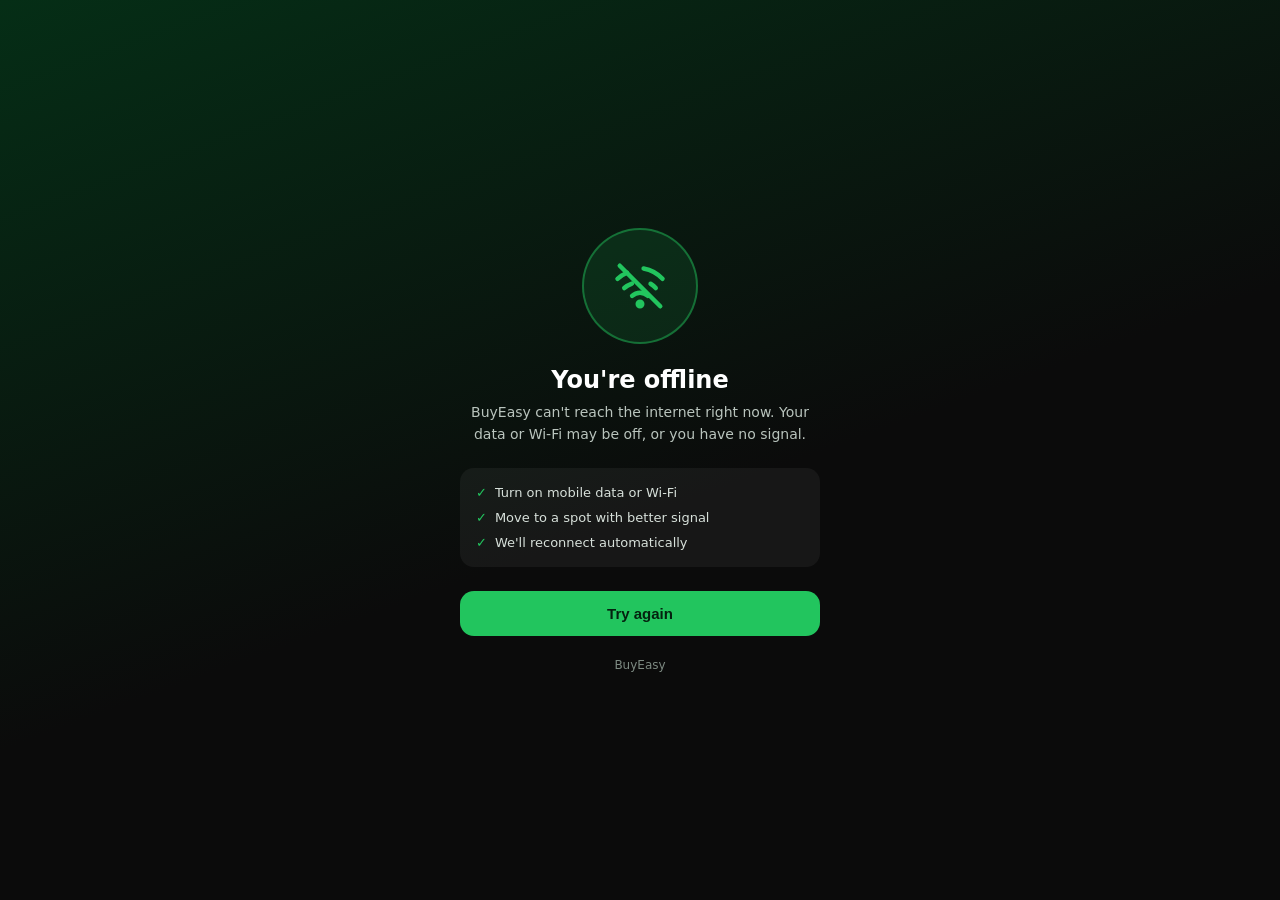
<file: offline.html>
<!DOCTYPE html>
<html lang="en">
<head>
<meta charset="utf-8"><meta name="viewport" content="width=device-width,initial-scale=1">
<title>BuyEasy — You're offline</title>
<meta name="theme-color" content="#22c55e"><link rel="icon" href="icon-192.png">
<style>
*{box-sizing:border-box}body{margin:0;min-height:100vh;display:grid;place-items:center;padding:28px;background:linear-gradient(160deg,#052e16 0%,#0b0b0b 55%);color:#fff;font-family:Inter,system-ui,sans-serif;text-align:center}
.c{max-width:360px;width:100%}.ring{width:116px;height:116px;margin:0 auto 22px;border-radius:50%;display:grid;place-items:center;background:rgba(34,197,94,.12);border:2px solid rgba(34,197,94,.45);animation:p 2.2s infinite}
@keyframes p{0%{box-shadow:0 0 0 0 rgba(34,197,94,.45)}70%{box-shadow:0 0 0 26px rgba(34,197,94,0)}100%{box-shadow:0 0 0 0 rgba(34,197,94,0)}}
h1{font-size:24px;margin:0 0 8px;font-weight:900}p{margin:0 0 22px;color:#b9c4bd;font-size:14px;line-height:1.55}
ul{list-style:none;margin:0 0 24px;padding:12px 16px;text-align:left;background:rgba(255,255,255,.05);border-radius:14px;font-size:13px;color:#d7e0da}li{padding:5px 0}li:before{content:"✓";color:#22c55e;font-weight:900;margin-right:8px}
button{width:100%;padding:14px;border:0;border-radius:14px;background:#22c55e;color:#04210f;font-weight:900;font-size:15px;cursor:pointer}.b{margin-top:22px;font-size:12px;color:#7d8a82}
</style></head>
<body><div class="c"><div class="ring"><svg width="54" height="54" viewBox="0 0 24 24" fill="none" stroke="#22c55e" stroke-width="2" stroke-linecap="round" stroke-linejoin="round"><path d="M2 8.8a15 15 0 0 1 4.2-2.7M22 8.8a15 15 0 0 0-8.4-4.6M5 12.9a10 10 0 0 1 3.4-2M19 12.9a10 10 0 0 0-2.3-1.9M8.5 16.4a5 5 0 0 1 7 0"/><circle cx="12" cy="20" r="1" fill="#22c55e"/><path d="M3 3l18 18"/></svg></div>
<h1>You're offline</h1><p>BuyEasy can't reach the internet right now. Your data or Wi-Fi may be off, or you have no signal.</p>
<ul><li>Turn on mobile data or Wi-Fi</li><li>Move to a spot with better signal</li><li>We'll reconnect automatically</li></ul>
<button id="r" type="button">Try again</button><div class="b">BuyEasy</div></div>
<script>
document.getElementById('r').onclick=function(){location.href='index.html';};
window.addEventListener('online',function(){location.href='index.html';});
setInterval(function(){if(navigator.onLine){fetch('manifest.json?p='+Date.now(),{cache:'no-store'}).then(function(){location.href='index.html';}).catch(function(){});}},6000);
</script></body></html>
</file>
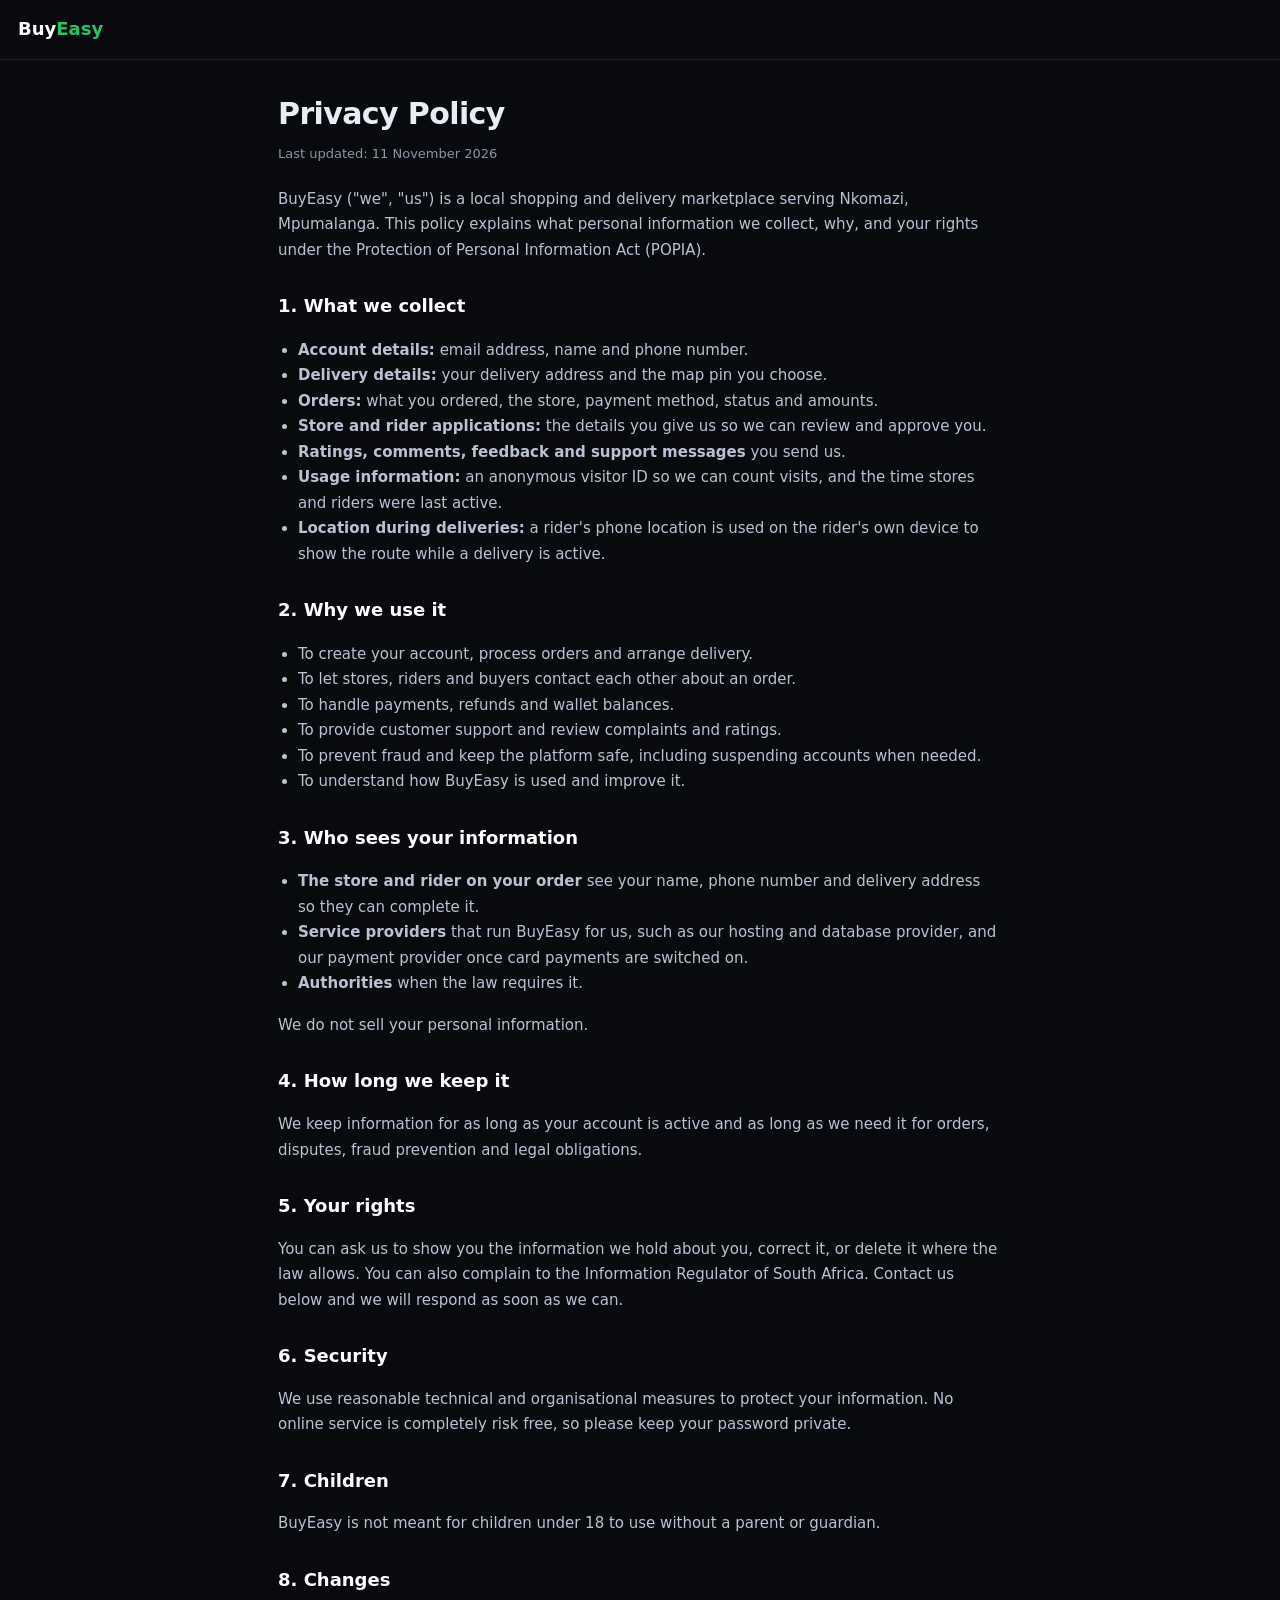
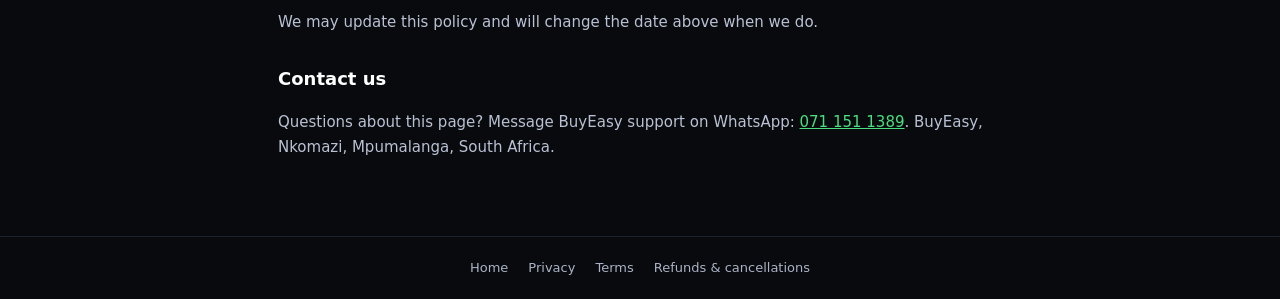
<file: privacy.html>
<!DOCTYPE html>
<html lang="en"><head><meta charset="utf-8"><meta name="viewport" content="width=device-width,initial-scale=1">
<title>Privacy Policy | BuyEasy</title><meta name="description" content="How BuyEasy collects, uses and protects your personal information."><meta name="robots" content="index,follow">
<meta name="theme-color" content="#22c55e"><link rel="icon" href="icon-192.png"><link rel="manifest" href="manifest.json">
<style>
*{box-sizing:border-box}body{margin:0;background:#080a0e;color:#e8ecf4;font-family:Inter,system-ui,sans-serif;line-height:1.7}
header{border-bottom:1px solid #1e2331;padding:14px 18px}header a{color:#fff;text-decoration:none;font-weight:900;font-size:18px}header span{color:#22c55e}
main{max-width:760px;margin:0 auto;padding:28px 18px 60px}h1{font-size:30px;margin:0 0 4px;letter-spacing:-.6px}h2{font-size:18px;margin:28px 0 8px;color:#fff}
p,li{color:#b9c1d3;font-size:15px}ul{padding-left:20px}a{color:#4ade80}.up{color:#8b93a7;font-size:13px;margin-bottom:22px}
footer{border-top:1px solid #1e2331;padding:20px 18px;text-align:center;font-size:13px;color:#8b93a7}footer a{margin:0 10px;color:#aab3c5;text-decoration:none}
</style></head><body>
<header><a href="index.html">Buy<span>Easy</span></a></header>
<main><h1>Privacy Policy</h1><div class="up">Last updated: 11 November 2026</div>
<p>BuyEasy ("we", "us") is a local shopping and delivery marketplace serving Nkomazi, Mpumalanga. This policy explains what personal information we collect, why, and your rights under the Protection of Personal Information Act (POPIA).</p>
<h2>1. What we collect</h2><ul>
<li><b>Account details:</b> email address, name and phone number.</li>
<li><b>Delivery details:</b> your delivery address and the map pin you choose.</li>
<li><b>Orders:</b> what you ordered, the store, payment method, status and amounts.</li>
<li><b>Store and rider applications:</b> the details you give us so we can review and approve you.</li>
<li><b>Ratings, comments, feedback and support messages</b> you send us.</li>
<li><b>Usage information:</b> an anonymous visitor ID so we can count visits, and the time stores and riders were last active.</li>
<li><b>Location during deliveries:</b> a rider's phone location is used on the rider's own device to show the route while a delivery is active.</li></ul>
<h2>2. Why we use it</h2><ul><li>To create your account, process orders and arrange delivery.</li><li>To let stores, riders and buyers contact each other about an order.</li>
<li>To handle payments, refunds and wallet balances.</li><li>To provide customer support and review complaints and ratings.</li>
<li>To prevent fraud and keep the platform safe, including suspending accounts when needed.</li><li>To understand how BuyEasy is used and improve it.</li></ul>
<h2>3. Who sees your information</h2><ul>
<li><b>The store and rider on your order</b> see your name, phone number and delivery address so they can complete it.</li>
<li><b>Service providers</b> that run BuyEasy for us, such as our hosting and database provider, and our payment provider once card payments are switched on.</li>
<li><b>Authorities</b> when the law requires it.</li></ul><p>We do not sell your personal information.</p>
<h2>4. How long we keep it</h2><p>We keep information for as long as your account is active and as long as we need it for orders, disputes, fraud prevention and legal obligations.</p>
<h2>5. Your rights</h2><p>You can ask us to show you the information we hold about you, correct it, or delete it where the law allows. You can also complain to the Information Regulator of South Africa. Contact us below and we will respond as soon as we can.</p>
<h2>6. Security</h2><p>We use reasonable technical and organisational measures to protect your information. No online service is completely risk free, so please keep your password private.</p>
<h2>7. Children</h2><p>BuyEasy is not meant for children under 18 to use without a parent or guardian.</p>
<h2>8. Changes</h2><p>We may update this policy and will change the date above when we do.</p>
<h2>Contact us</h2><p>Questions about this page? Message BuyEasy support on WhatsApp: <a href="https://wa.me/27711511389">071 151 1389</a>. BuyEasy, Nkomazi, Mpumalanga, South Africa.</p></main>
<footer><a href="index.html">Home</a><a href="privacy.html">Privacy</a><a href="terms.html">Terms</a><a href="refunds.html">Refunds &amp; cancellations</a></footer>
</body></html>
</file>
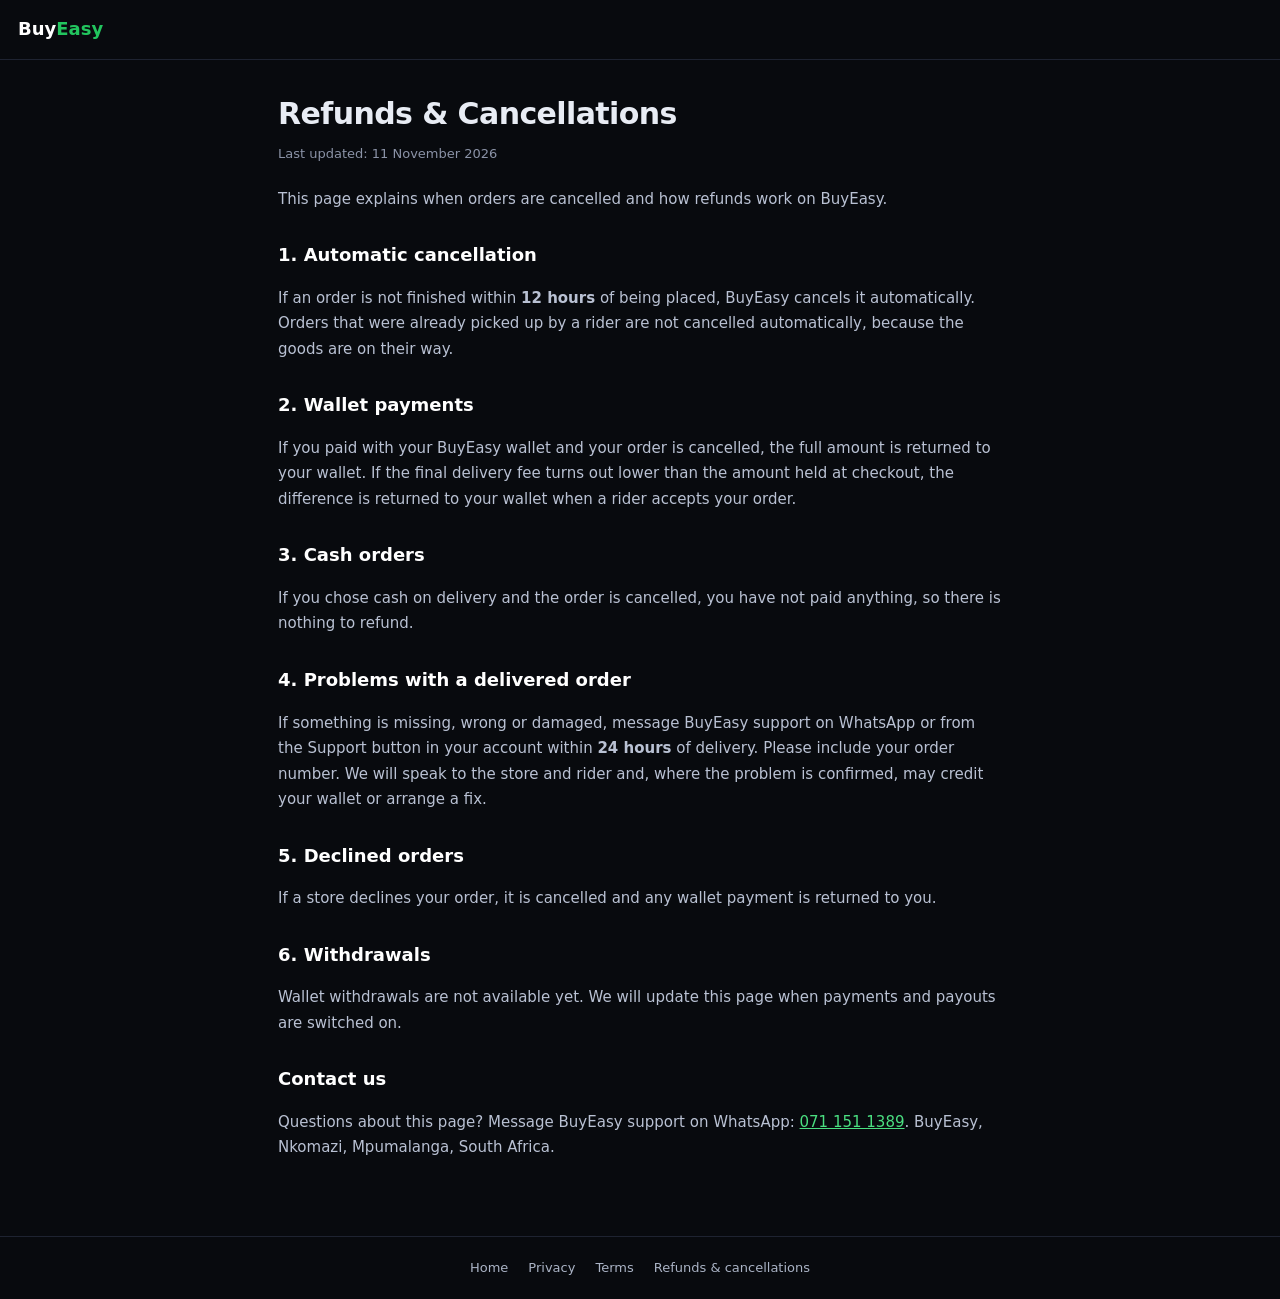
<file: refunds.html>
<!DOCTYPE html>
<html lang="en"><head><meta charset="utf-8"><meta name="viewport" content="width=device-width,initial-scale=1">
<title>Refunds & Cancellations | BuyEasy</title><meta name="description" content="How cancellations and refunds work on BuyEasy."><meta name="robots" content="index,follow">
<meta name="theme-color" content="#22c55e"><link rel="icon" href="icon-192.png"><link rel="manifest" href="manifest.json">
<style>
*{box-sizing:border-box}body{margin:0;background:#080a0e;color:#e8ecf4;font-family:Inter,system-ui,sans-serif;line-height:1.7}
header{border-bottom:1px solid #1e2331;padding:14px 18px}header a{color:#fff;text-decoration:none;font-weight:900;font-size:18px}header span{color:#22c55e}
main{max-width:760px;margin:0 auto;padding:28px 18px 60px}h1{font-size:30px;margin:0 0 4px;letter-spacing:-.6px}h2{font-size:18px;margin:28px 0 8px;color:#fff}
p,li{color:#b9c1d3;font-size:15px}ul{padding-left:20px}a{color:#4ade80}.up{color:#8b93a7;font-size:13px;margin-bottom:22px}
footer{border-top:1px solid #1e2331;padding:20px 18px;text-align:center;font-size:13px;color:#8b93a7}footer a{margin:0 10px;color:#aab3c5;text-decoration:none}
</style></head><body>
<header><a href="index.html">Buy<span>Easy</span></a></header>
<main><h1>Refunds & Cancellations</h1><div class="up">Last updated: 11 November 2026</div>
<p>This page explains when orders are cancelled and how refunds work on BuyEasy.</p>
<h2>1. Automatic cancellation</h2><p>If an order is not finished within <b>12 hours</b> of being placed, BuyEasy cancels it automatically. Orders that were already picked up by a rider are not cancelled automatically, because the goods are on their way.</p>
<h2>2. Wallet payments</h2><p>If you paid with your BuyEasy wallet and your order is cancelled, the full amount is returned to your wallet. If the final delivery fee turns out lower than the amount held at checkout, the difference is returned to your wallet when a rider accepts your order.</p>
<h2>3. Cash orders</h2><p>If you chose cash on delivery and the order is cancelled, you have not paid anything, so there is nothing to refund.</p>
<h2>4. Problems with a delivered order</h2><p>If something is missing, wrong or damaged, message BuyEasy support on WhatsApp or from the Support button in your account within <b>24 hours</b> of delivery. Please include your order number. We will speak to the store and rider and, where the problem is confirmed, may credit your wallet or arrange a fix.</p>
<h2>5. Declined orders</h2><p>If a store declines your order, it is cancelled and any wallet payment is returned to you.</p>
<h2>6. Withdrawals</h2><p>Wallet withdrawals are not available yet. We will update this page when payments and payouts are switched on.</p>
<h2>Contact us</h2><p>Questions about this page? Message BuyEasy support on WhatsApp: <a href="https://wa.me/27711511389">071 151 1389</a>. BuyEasy, Nkomazi, Mpumalanga, South Africa.</p></main>
<footer><a href="index.html">Home</a><a href="privacy.html">Privacy</a><a href="terms.html">Terms</a><a href="refunds.html">Refunds &amp; cancellations</a></footer>
</body></html>
</file>
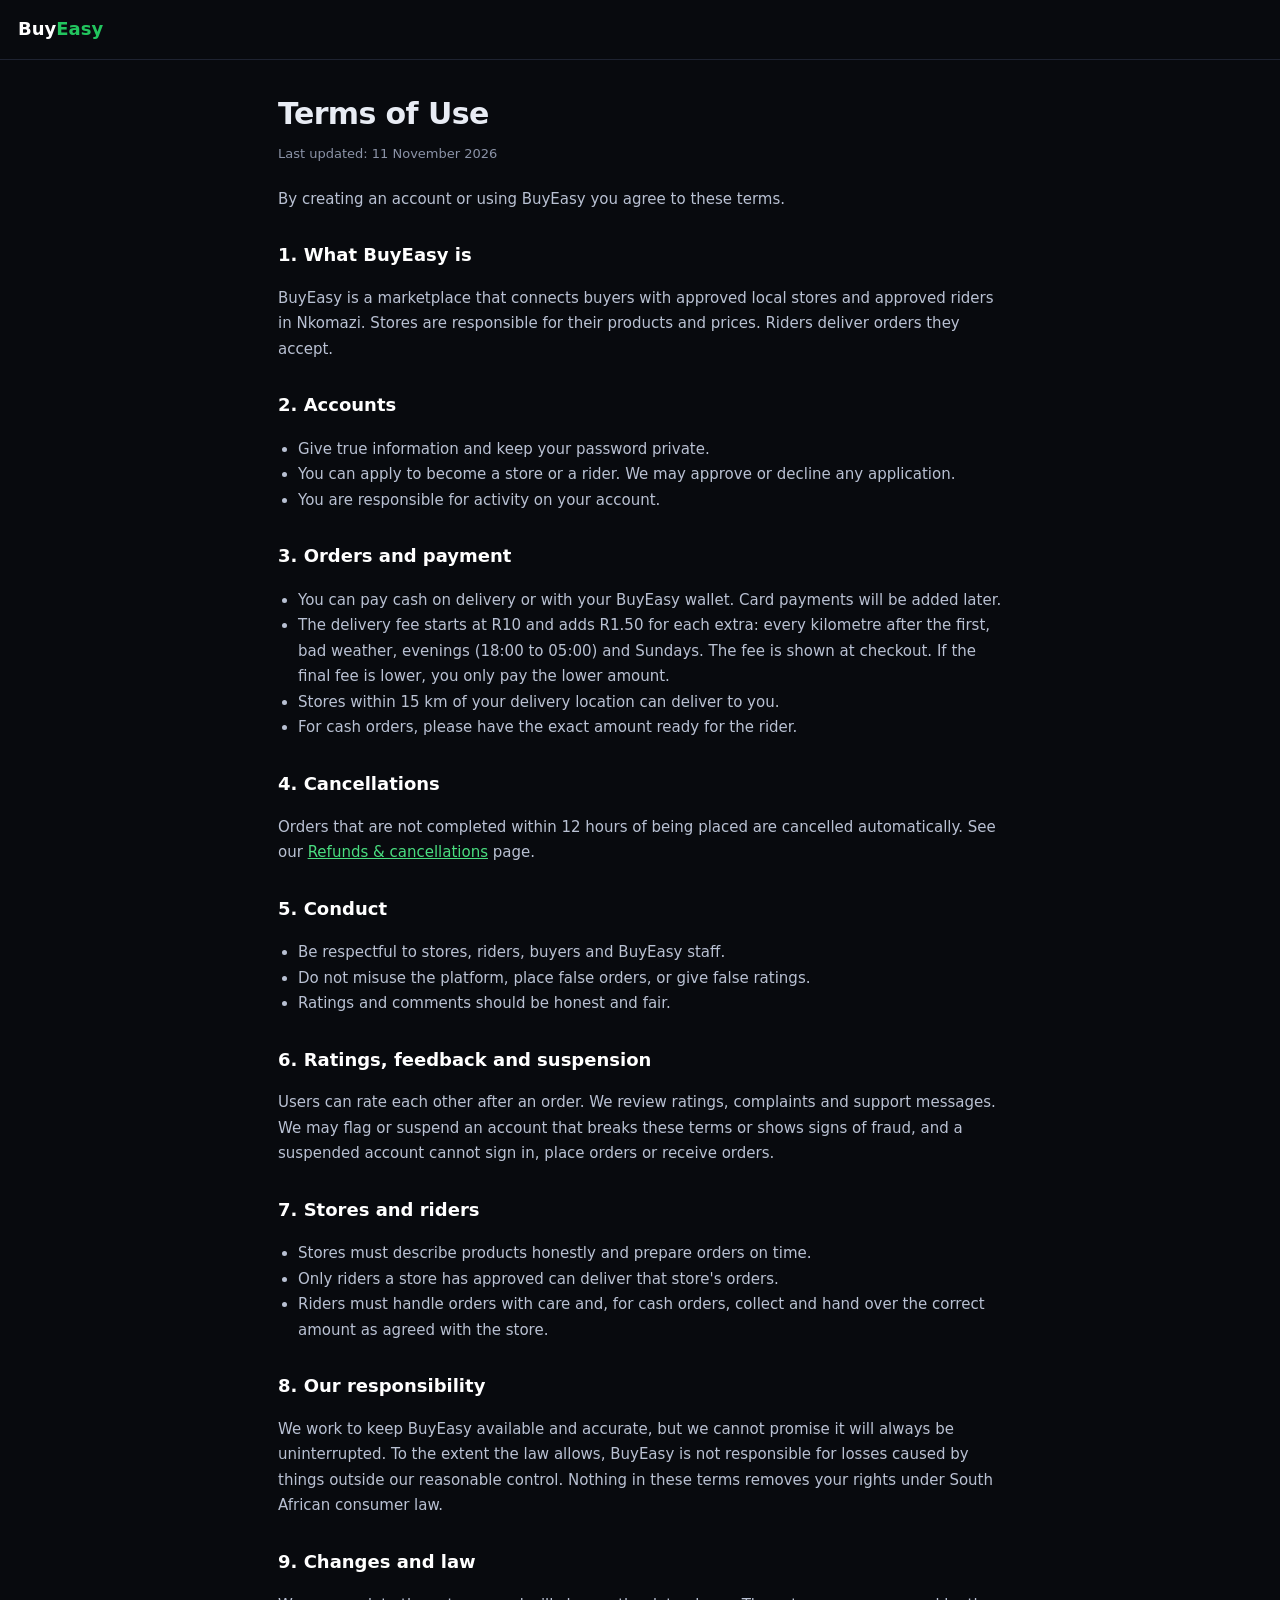
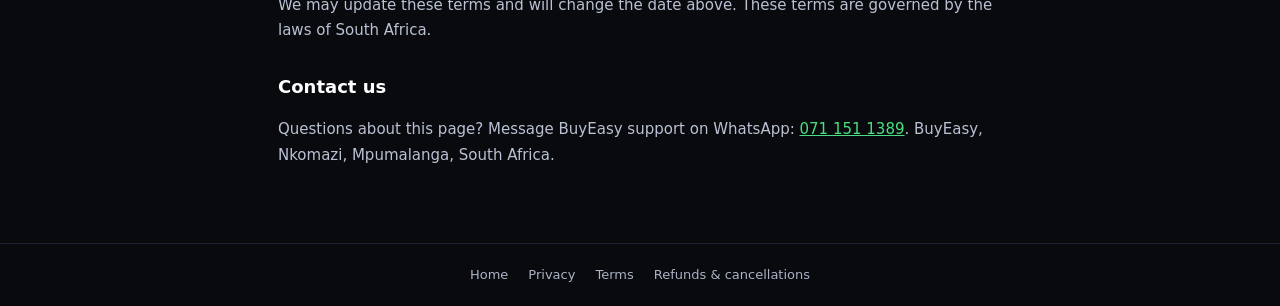
<file: terms.html>
<!DOCTYPE html>
<html lang="en"><head><meta charset="utf-8"><meta name="viewport" content="width=device-width,initial-scale=1">
<title>Terms of Use | BuyEasy</title><meta name="description" content="The terms for using BuyEasy as a buyer, store or rider."><meta name="robots" content="index,follow">
<meta name="theme-color" content="#22c55e"><link rel="icon" href="icon-192.png"><link rel="manifest" href="manifest.json">
<style>
*{box-sizing:border-box}body{margin:0;background:#080a0e;color:#e8ecf4;font-family:Inter,system-ui,sans-serif;line-height:1.7}
header{border-bottom:1px solid #1e2331;padding:14px 18px}header a{color:#fff;text-decoration:none;font-weight:900;font-size:18px}header span{color:#22c55e}
main{max-width:760px;margin:0 auto;padding:28px 18px 60px}h1{font-size:30px;margin:0 0 4px;letter-spacing:-.6px}h2{font-size:18px;margin:28px 0 8px;color:#fff}
p,li{color:#b9c1d3;font-size:15px}ul{padding-left:20px}a{color:#4ade80}.up{color:#8b93a7;font-size:13px;margin-bottom:22px}
footer{border-top:1px solid #1e2331;padding:20px 18px;text-align:center;font-size:13px;color:#8b93a7}footer a{margin:0 10px;color:#aab3c5;text-decoration:none}
</style></head><body>
<header><a href="index.html">Buy<span>Easy</span></a></header>
<main><h1>Terms of Use</h1><div class="up">Last updated: 11 November 2026</div>
<p>By creating an account or using BuyEasy you agree to these terms.</p>
<h2>1. What BuyEasy is</h2><p>BuyEasy is a marketplace that connects buyers with approved local stores and approved riders in Nkomazi. Stores are responsible for their products and prices. Riders deliver orders they accept.</p>
<h2>2. Accounts</h2><ul><li>Give true information and keep your password private.</li><li>You can apply to become a store or a rider. We may approve or decline any application.</li><li>You are responsible for activity on your account.</li></ul>
<h2>3. Orders and payment</h2><ul><li>You can pay cash on delivery or with your BuyEasy wallet. Card payments will be added later.</li>
<li>The delivery fee starts at R10 and adds R1.50 for each extra: every kilometre after the first, bad weather, evenings (18:00 to 05:00) and Sundays. The fee is shown at checkout. If the final fee is lower, you only pay the lower amount.</li>
<li>Stores within 15 km of your delivery location can deliver to you.</li>
<li>For cash orders, please have the exact amount ready for the rider.</li></ul>
<h2>4. Cancellations</h2><p>Orders that are not completed within 12 hours of being placed are cancelled automatically. See our <a href="refunds.html">Refunds &amp; cancellations</a> page.</p>
<h2>5. Conduct</h2><ul><li>Be respectful to stores, riders, buyers and BuyEasy staff.</li><li>Do not misuse the platform, place false orders, or give false ratings.</li>
<li>Ratings and comments should be honest and fair.</li></ul>
<h2>6. Ratings, feedback and suspension</h2><p>Users can rate each other after an order. We review ratings, complaints and support messages. We may flag or suspend an account that breaks these terms or shows signs of fraud, and a suspended account cannot sign in, place orders or receive orders.</p>
<h2>7. Stores and riders</h2><ul><li>Stores must describe products honestly and prepare orders on time.</li><li>Only riders a store has approved can deliver that store's orders.</li><li>Riders must handle orders with care and, for cash orders, collect and hand over the correct amount as agreed with the store.</li></ul>
<h2>8. Our responsibility</h2><p>We work to keep BuyEasy available and accurate, but we cannot promise it will always be uninterrupted. To the extent the law allows, BuyEasy is not responsible for losses caused by things outside our reasonable control. Nothing in these terms removes your rights under South African consumer law.</p>
<h2>9. Changes and law</h2><p>We may update these terms and will change the date above. These terms are governed by the laws of South Africa.</p>
<h2>Contact us</h2><p>Questions about this page? Message BuyEasy support on WhatsApp: <a href="https://wa.me/27711511389">071 151 1389</a>. BuyEasy, Nkomazi, Mpumalanga, South Africa.</p></main>
<footer><a href="index.html">Home</a><a href="privacy.html">Privacy</a><a href="terms.html">Terms</a><a href="refunds.html">Refunds &amp; cancellations</a></footer>
</body></html>
</file>
